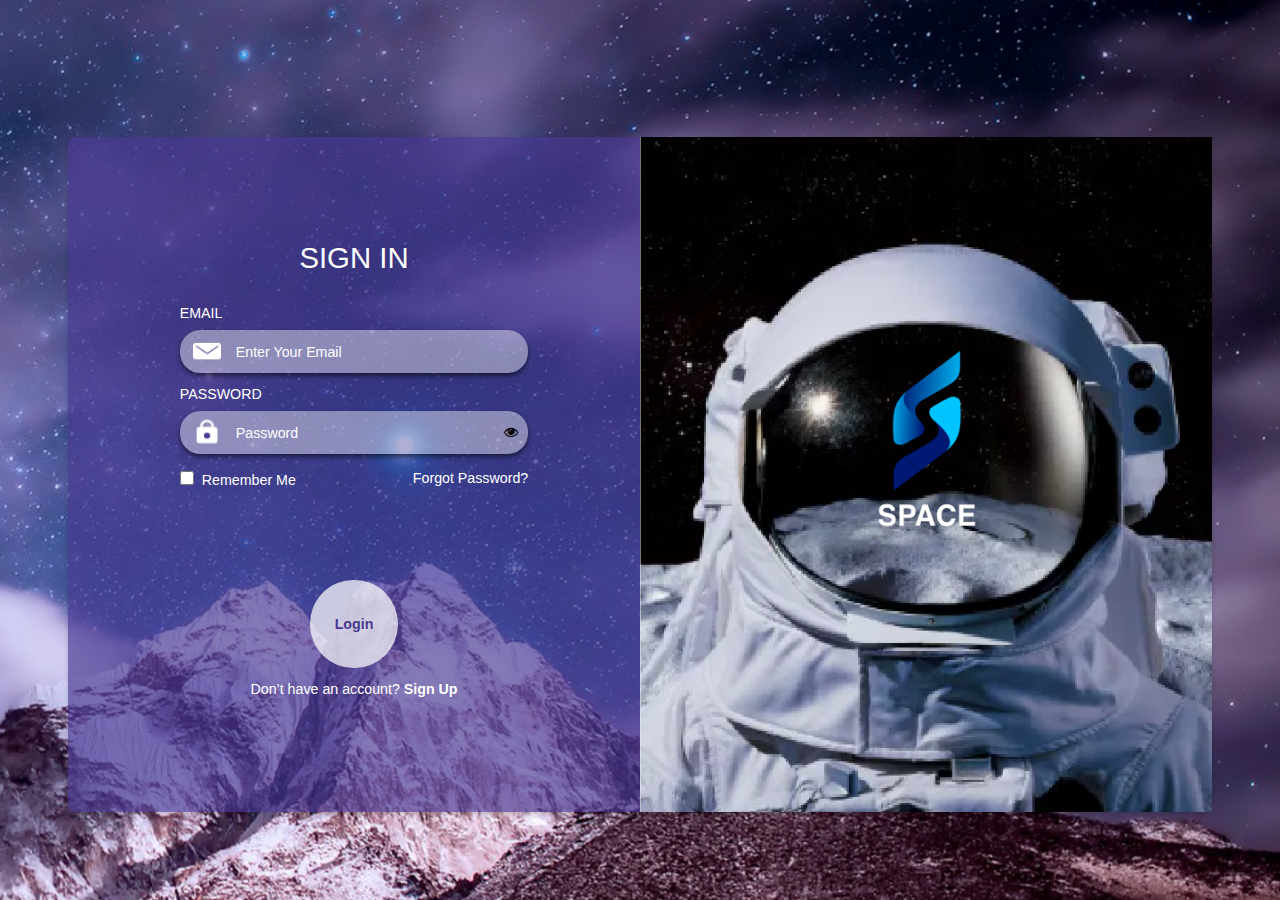
<file: index.html>
<!DOCTYPE html>
<html lang="en">
<head>
	<link rel="stylesheet" href="main.css">
	<link rel="stylesheet" href="https://cdnjs.cloudflare.com/ajax/libs/font-awesome/4.7.0/css/font-awesome.min.css">
</head>
<body>
	<main>
		<div class="container">
			<div id="output2"></div>
	        <div class="first_column">
	            <h1 class="page_title">SIGN IN</h1>
	            <form onsubmit="return false">
	                <div class="formBox">
	                    <label for="email">EMAIL</label>
	                    <i class="icon icon_email"></i>
	                    <input name="loginEmail" type="text" id="loginEmail" placeholder="Enter Your Email" required="" />
	                </div>
	                <div class="formBox">
	                    <label for="password">PASSWORD</label>
		                <div class="password_input_row">
		                    <i class="icon icon_password"></i>
		                    <input name="password" type="password" id="loginPassword" placeholder="Password" required="" />
		                    <span>
								<i class="fa fa-eye" aria-hidden="true" id="eye" onclick="ShowOrHide()"></i>
							</span>
						</div>
	                </div>
	                <div class="formBox data_setting_row">
	                	<input type="checkbox" id="remember_me">
  						<label for="remember_me">Remember Me</label>
					    <a href="#" class="forget_password">Forgot Password?</a>
	                </div>
	                <div class="formBox">
	                    <button id="login">Login</button>
	                </div>
	                <div class="formBox sign_up_row">
					    <p>
					    	Don’t have an account?
					    	<a href="register function/register_index.html">Sign Up</a>
					    </p>
				    </div>
					<div id="output_panel">

					</div>
	            </form>
	        </div>
	        <div class="second_column">
	            <a href="#" class="logo"></a>
	        </div>
    	</div>  
	</main>

	<script src="main.js"></script>
</body>
</html>
</file>
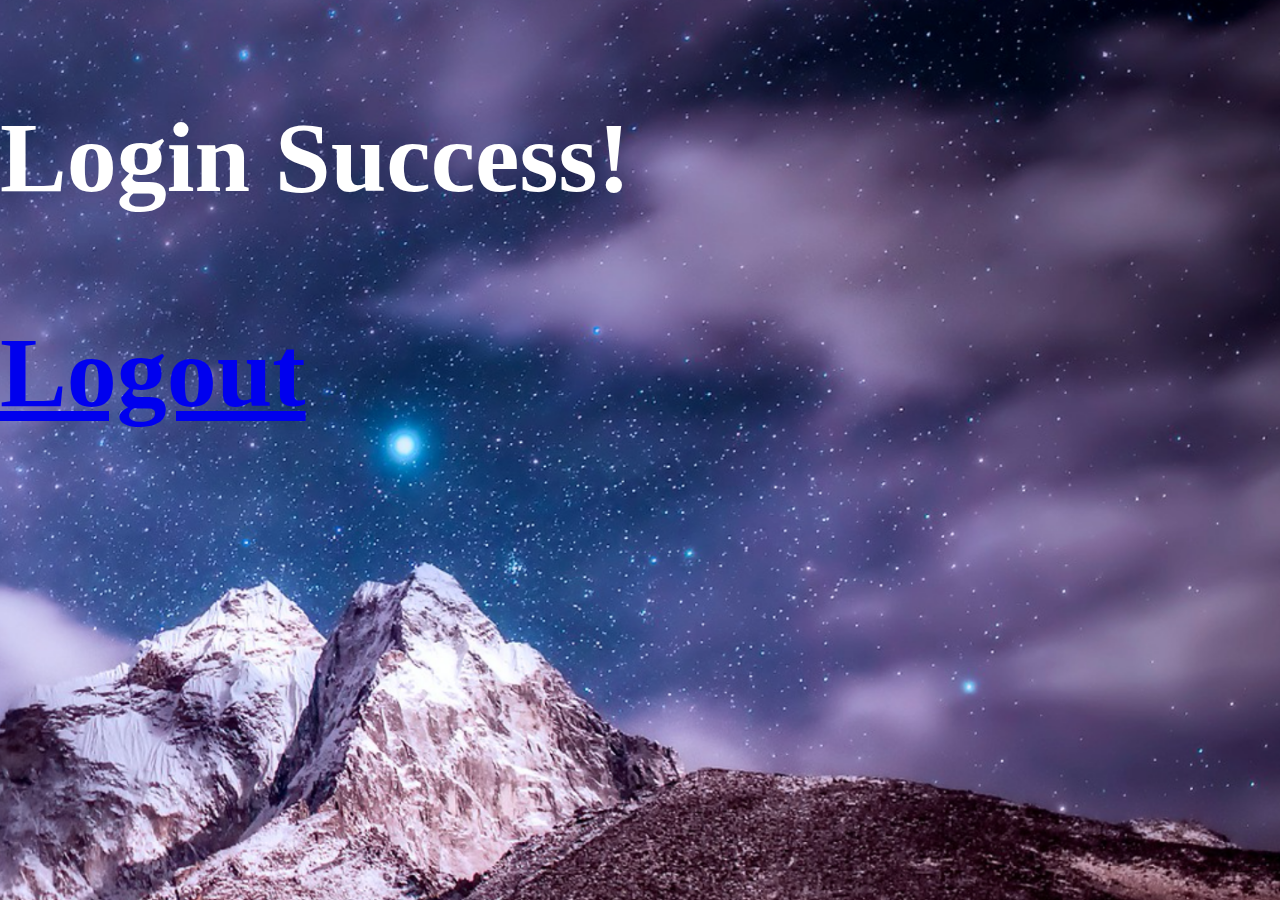
<file: login_success.html>
<!DOCTYPE html>
<html lang="en">
<head>
	<link rel="stylesheet" href="main.css">
	<link rel="stylesheet" href="https://cdnjs.cloudflare.com/ajax/libs/font-awesome/4.7.0/css/font-awesome.min.css">
</head>
<body>
	<main>
        <p style="font-size:100px; font-weight: bold; color: white;">Login Success!</p>
        <a href="index.html" style="font-size:100px; font-weight: bold;">Logout</a>
    </main>
</body>
</file>
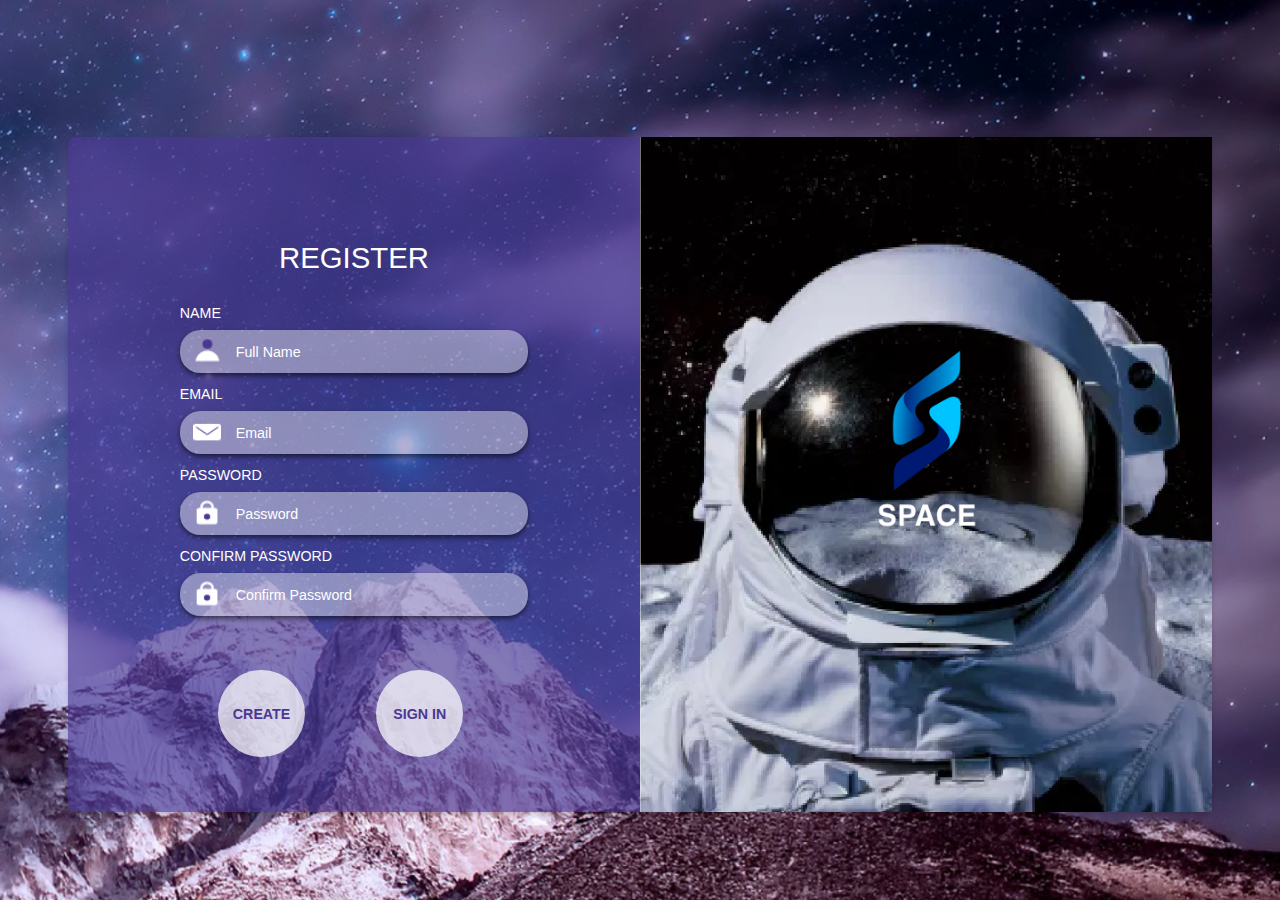
<file: register function/register_index.html>
<!DOCTYPE html>
<html lang="en">
<head>
    <link rel="stylesheet" href="reg_main.css">
</head>
<body>
    <div class="container">
        <div class="first_column">
            <h1 class="page_title">REGISTER</h1>
            <form>
                <div class="formBox">
                    <label for="name">NAME</label>
                    <i class="icon icon_name"></i>
                    <input type="text" id="name" placeholder="Full Name"/>
                </div>
                <div class="formBox">
                    <label for="email">EMAIL</label>
                    <i class="icon icon_email"></i>
                    <input type="text" id="email" placeholder="Email"/>
                </div>
                <div class="formBox">
                    <label for="password">PASSWORD</label>
                    <i class="icon icon_password"></i>
                    <input type="text" id="password" placeholder="Password"/>
                </div>
                <div class="formBox">
                    <label for="confirmPassword">CONFIRM PASSWORD</label>
                    <i class="icon icon_password"></i>
                    <input type="text" id="confirmPassword" placeholder="Confirm Password"/>
                </div>
                <div class="formBox">
                    <button id="create">CREATE</button>
                    <a id="backToLogin" href="../index.html">SIGN IN</a>
                </div>
                <!-- <div id="msg">
                    <pre></pre>
                </div> -->
            </form>
        </div>
        <div class="second_column">
            <a href="#" class="logo"></a>
        </div>
    </div>
    <script src="reg_main.js"></script>
</body>
</html>
</file>
<file: main.css>
body {
	margin: 0;
	background-image: url(media/img_bg.png);
    background-size: cover;
    background-repeat: no-repeat;
    background-position: center;
    background-attachment: fixed;
}
.container {
	background-color: rgba(73, 56, 146, 0.67);
}
.page_title {
	font-family: Helvetica;
    font-weight: normal;
    font-stretch: normal;
    font-style: normal;
    letter-spacing: normal;
    text-align: center;
    color: #ffffff;
}
.first_column>form {
	width: 60.917%;
	margin: auto
}
.formBox>* {
    display: block;
    width: 100%;
    box-sizing: border-box;
}
.formBox>label {
    font-family: Helvetica;
    font-weight: normal;
    font-stretch: normal;
    font-style: normal;
    letter-spacing: normal;
    color: #ffffff;
}
.formBox input {
    background-color: rgb(255, 255, 255, 0.42);
    border-width: 0;
    font-weight: 300;
    font-stretch: normal;
    font-style: normal;
    letter-spacing: normal;
    color: #ffffff;
}
.formBox input::placeholder{
	color: #ffffff;
}
.icon_name {
    content: url(media/Name_23x23.png);
}
.icon_email {
	content: url(media/Mail_23x23.png);
}
.icon_password {
	content: url(media/password_23x23.png);
}
.formBox>button {
    font-family: Helvetica;
    font-weight: bold;
    font-stretch: normal;
    font-style: normal;
    letter-spacing: normal;
    text-align: center;
    color: #493892;
    border-radius: 50%;
    border-width: 0;
    background-color: rgba(255, 255, 255, 0.72);
    padding: 0;
}
input:focus-visible {
	outline: unset
}
.data_setting_row>* {
    font-family: Helvetica;
    font-weight: normal;
    font-stretch: normal;
    font-style: normal;
    letter-spacing: normal;
    color: #ffffff;
    display: inline-block;
    margin: 0;
    width: fit-content;
    text-decoration: unset;
}
.sign_up_row {
    text-align: center;
}
.sign_up_row * {
    font-family: Helvetica;
    font-stretch: normal;
    font-style: normal;
    letter-spacing: normal;
    color: #ffffff;
    display: inline-block;
    margin: 0;
    width: fit-content;
    text-decoration: unset;
}
.password_input_row {
    position: relative;
}
input#loginPassword {
    width: 100%;
    box-sizing: border-box;
}
span {
    position: absolute;
    top: 0;
    right: 0;
}
input#remember_me {
    box-shadow: unset;
}

@media only screen and (min-width: 768px){
	.container {
		margin: 15.172vh auto auto;
		width: 89.375vw;
		height: 75.021vh;
		border-radius: 0.625vw;
		box-shadow: 0 0.208vw 0.417vw 0 rgba(0, 0, 0, 0.16);
	}
	.first_column, .second_column {
	    width: 50%;
	    height: 100%;
	    display: inline-block;
	}
	.page_title {
		font-size: 2.292vw;
		line-height: 1;
		margin: 11.819vh auto 3.772vh;
	}
	.formBox>label {
	    font-size: 1.111vw;
	    line-height: 1;
	    padding-bottom: 1.090vh;
	}
	.icon {
	    width: 2.153vw;
	    position: absolute;
    	margin: 0.521vw 0 0 1.042vw;
	}
	.formBox input {
	    padding: 1.042vw;
	    padding-left: 4.375vw;
	    margin-bottom: 1.593vh;
	    border-radius: 1.597vw;
	    box-shadow: 0 0.208vw 0.417vw 0 rgb(0 0 0 / 55%);
	    font-size: 1.111vw;
	    line-height: 1;
	}
	.second_column {
		float: right;
		background-image: url(media/img01.png);
	    background-size: cover;
	    background-repeat: no-repeat;
	    background-position: center;
	}
	.logo {
	    display: inline-block;
	    width: 100%;
	    height: 100%;
	}
	.formBox>button {
	    width: 6.806vw;
	    height: 6.806vw;
	    font-size: 1.111vw;
	    line-height: 1;
	    margin: auto;
	}
	.data_setting_row>* {
		font-size: 1.111vw;
	    line-height: 1;
	    margin: 0.335vh 0 0;
	}
	.forget_password {
		float: right;
	}
	#login {
		margin-top: 9.220vh
	}
	.sign_up_row {
	    margin-top: 1.425vh;
	}
	.sign_up_row * {
		font-size: 1.111vw;
	    line-height: 1;
	}
	.sign_up_row p {
		font-weight: 300;
	}
	.sign_up_row a {
		font-weight: bold;
	}
	i#eye {
	    font-size: 1.111vw;
	    line-height: 1;
	    padding: 1.042vw;
	    padding-right: 0.764vw;
	}
	input#remember_me {
	    width: 1.111vw;
	    height: 1.111vw;
	    margin: 0.335vh 0.3vw 0 0;
	}
}
</file>
<file: register function/reg_main.css>
body {
	margin: 0;
	background-image: url(../media/img_bg.png);
    background-size: cover;
    background-repeat: no-repeat;
    background-position: center;
    background-attachment: fixed;
}
.container {
	background-color: rgba(73, 56, 146, 0.67);
}
.page_title {
	font-family: Helvetica;
    font-weight: normal;
    font-stretch: normal;
    font-style: normal;
    letter-spacing: normal;
    text-align: center;
    color: #ffffff;
}
.first_column>form {
	width: 60.917%;
	margin: auto
}
.formBox>* {
    display: block;
    width: 100%;
    box-sizing: border-box;
}
.formBox>label {
    font-family: Helvetica;
    font-weight: normal;
    font-stretch: normal;
    font-style: normal;
    letter-spacing: normal;
    color: #ffffff;
}
.formBox>input {
    background-color: rgb(255, 255, 255, 0.42);
    border-width: 0;
    font-weight: 300;
    font-stretch: normal;
    font-style: normal;
    letter-spacing: normal;
    color: #ffffff;
}
.formBox>input::placeholder{
	color: #ffffff;
}
.icon_name {
    content: url(../media/Name_23x23.png);
}
.icon_email {
	content: url(../media/Mail_23x23.png);
}
.icon_password {
	content: url(../media/password_23x23.png);
}
.formBox>button {
    display: inline;
    font-family: Helvetica;
    font-weight: bold;
    font-stretch: normal;
    font-style: normal;
    letter-spacing: normal;
    text-align: center;
    color: #493892;
    border-radius: 50%;
    border-width: 0;
    background-color: rgba(255, 255, 255, 0.72);
    padding: 0;
}
.formBox>a {
    display: inline;
    font-family: Helvetica;
    font-weight: bold;
    font-stretch: normal;
    font-style: normal;
    letter-spacing: normal;
    text-align: center;
    color: #493892;
    border-radius: 50%;
    border-width: 0;
    background-color: rgba(255, 255, 255, 0.72);
    padding: 0;
}
input:focus-visible {
	outline: unset
}

@media only screen and (min-width: 768px){
	.container {
		margin: 15.172vh auto auto;
		width: 89.375vw;
		height: 75.021vh;
		border-radius: 0.625vw;
		box-shadow: 0 0.208vw 0.417vw 0 rgba(0, 0, 0, 0.16);
	}
	.first_column, .second_column {
	    width: 50%;
	    height: 100%;
	    display: inline-block;
	}
	.page_title {
		font-size: 2.292vw;
		line-height: 1;
		margin: 11.819vh auto 3.772vh;
	}
	.formBox>label {
	    font-size: 1.111vw;
	    line-height: 1;
	    padding-bottom: 1.090vh;
	}
	.icon {
	    width: 2.153vw;
	    position: absolute;
    	margin: 0.521vw 0 0 1.042vw;
	}
	.formBox>input {
	    padding: 1.042vw;
	    padding-left: 4.375vw;
	    margin-bottom: 1.593vh;
	    border-radius: 1.597vw;
	    box-shadow: 0 0.208vw 0.417vw 0 rgb(0 0 0 / 55%);
	    font-size: 1.111vw;
	    line-height: 1;
	}
	.second_column {
		float: right;
		background-image: url(../media/img01.png);
	    background-size: cover;
	    background-repeat: no-repeat;
	    background-position: center;
	}
	.logo {
	    display: inline-block;
	    width: 100%;
	    height: 100%;
	}
	.formBox>button {
	    width: 6.806vw;
	    height: 6.806vw;
	    font-size: 1.111vw;
	    line-height: 1;
	    margin-left: 2.986vw;
	    margin-top: 4.443vh;
	}
	.formBox>a {
	    width: 6.806vw;
	    height: 6.806vw;
	    font-size: 1.111vw;
	    line-height: 1;
	    margin-left: 5.556vw;
	    margin-top: 4.443vh;
	}
	a#backToLogin {
	    display: inline-block;
	    text-decoration: unset;
	    position: absolute;
	    padding-top: 2.8475vw;
	}
}

#msg {
	background: #ffffff;
	position: absolute;
	top: 0;
	left: 0;
}
</file>
